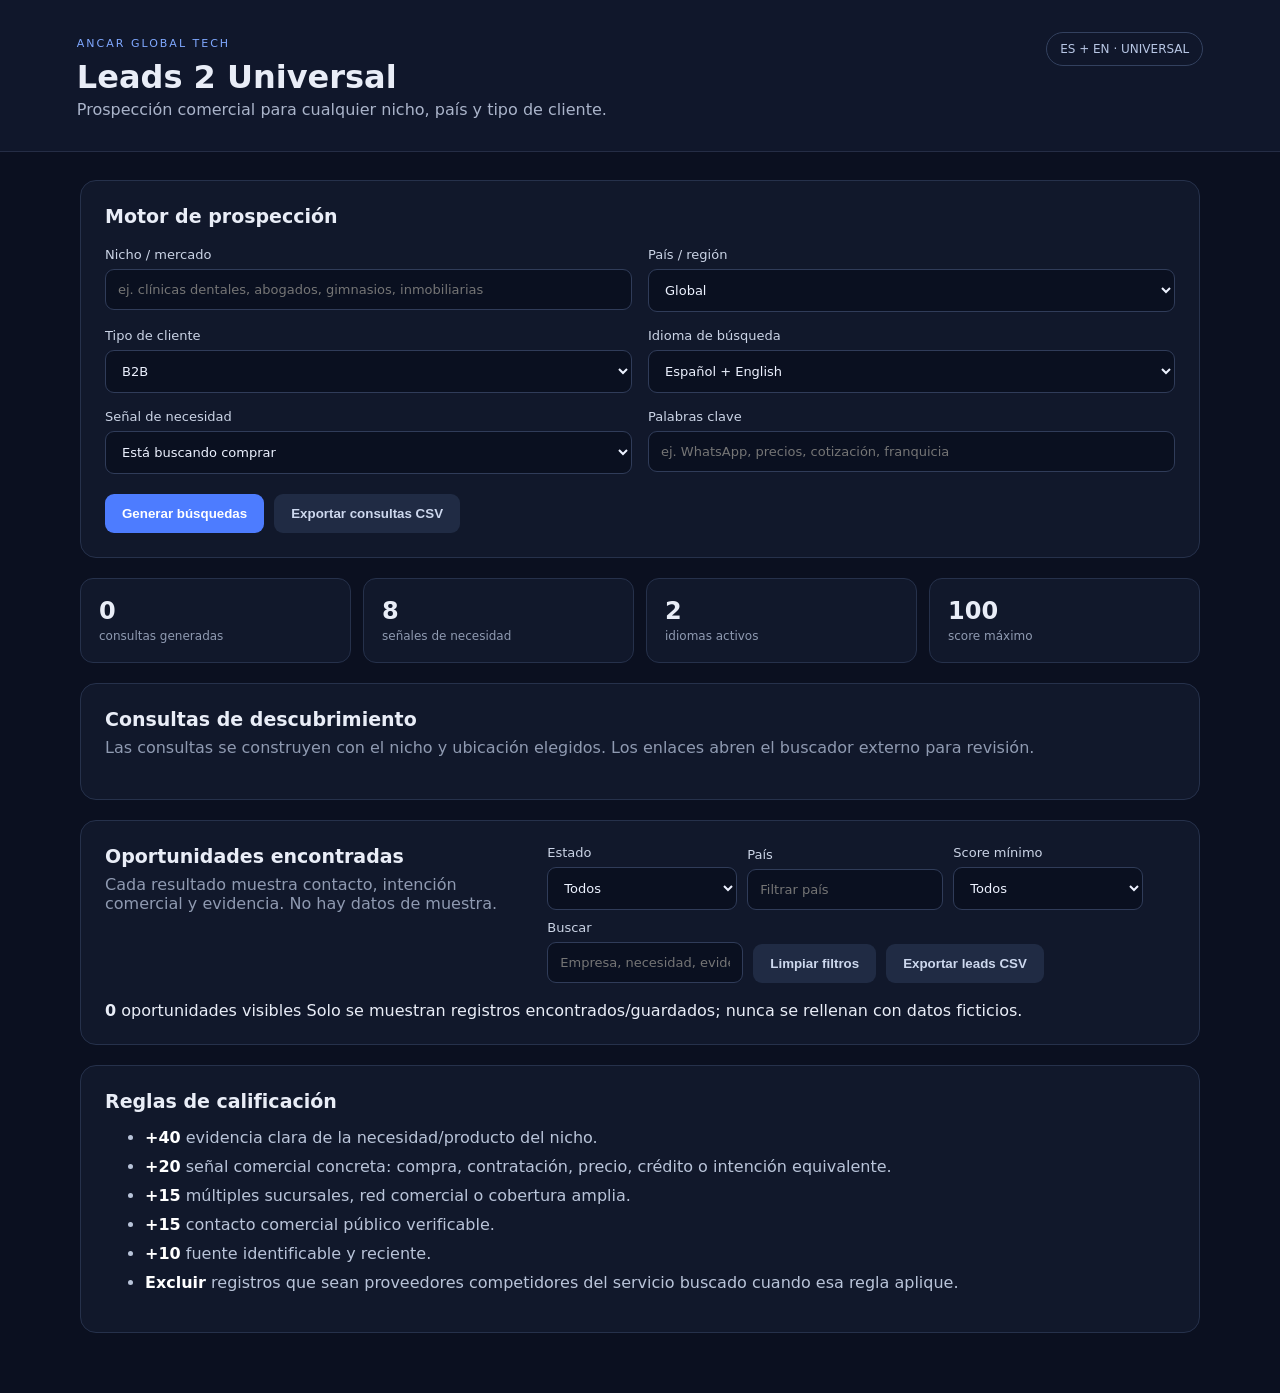
<file: index.html>
<!doctype html>
<html lang="es">
<head><meta charset="utf-8"><meta name="viewport" content="width=device-width,initial-scale=1"><title>AnCar Sales Automation — Leads 2</title><link rel="stylesheet" href="styles.css"></head>
<body>
<header class="topbar"><div><span class="eyebrow">ANCAR GLOBAL TECH</span><h1>Leads 2 Universal</h1><p>Prospección comercial para cualquier nicho, país y tipo de cliente.</p></div><div class="badge">ES + EN · UNIVERSAL</div></header>
<main class="container">
<section class="panel"><h2>Motor de prospección</h2><div class="grid">
<label>Nicho / mercado<input id="niche" placeholder="ej. clínicas dentales, abogados, gimnasios, inmobiliarias"></label>
<label>País / región<select id="country"><option value="global">Global</option><option value="latin_america">Latinoamérica</option><option value="north_america">Norteamérica</option><option value="europe">Europa</option><option value="africa">África</option><option value="asia">Asia</option><option value="middle_east">Medio Oriente</option><option value="oceania">Oceanía</option></select></label>
<label>Tipo de cliente<select id="segment"><option value="b2b">B2B</option><option value="b2c">B2C</option><option value="both">B2B + B2C</option></select></label>
<label>Idioma de búsqueda<select id="language"><option value="both">Español + English</option><option value="es">Español</option><option value="en">English</option></select></label>
<label>Señal de necesidad<select id="signal"><option value="buy">Está buscando comprar</option><option value="quote">Está buscando precio / cotización</option><option value="finance">Está buscando financiación / crédito</option><option value="service">Está buscando un servicio</option><option value="hire">Está buscando contratar</option><option value="information">Está solicitando información</option><option value="compare">Está comparando proveedores</option><option value="custom">Otra señal</option></select></label><label>Palabras clave<input id="extra" placeholder="ej. WhatsApp, precios, cotización, franquicia"></label>
</div><div class="actions"><button id="build">Generar búsquedas</button><button id="export" class="secondary">Exportar consultas CSV</button></div></section>
<section class="stats"><div><strong id="queryCount">0</strong><span>consultas generadas</span></div><div><strong>8</strong><span>señales de necesidad</span></div><div><strong>2</strong><span>idiomas activos</span></div><div><strong>100</strong><span>score máximo</span></div></section>
<section class="panel"><div class="section-head"><div><h2>Consultas de descubrimiento</h2><p>Las consultas se construyen con el nicho y ubicación elegidos. Los enlaces abren el buscador externo para revisión.</p></div></div><div id="queries" class="query-list"></div></section>
<section class="panel"><div class="section-head"><div><h2>Oportunidades encontradas</h2><p>Cada resultado muestra contacto, intención comercial y evidencia. No hay datos de muestra.</p></div><div class="lead-controls"><label for="leadFilter">Estado<select id="leadFilter"><option value="all">Todos</option><option value="verified">Verificados</option><option value="new">Nuevos</option></select></label><label for="leadCountry">País<input id="leadCountry" placeholder="Filtrar país"></label><label for="leadScore">Score mínimo<select id="leadScore"><option value="0">Todos</option><option value="70">70+</option><option value="80">80+</option><option value="90">90+</option></select></label><label for="leadSearch">Buscar<input id="leadSearch" placeholder="Empresa, necesidad, evidencia o contacto"></label><button id="clearLeadFilters" type="button" class="secondary">Limpiar filtros</button><button id="exportLeads" class="secondary">Exportar leads CSV</button></div></div><div class="lead-summary"><strong id="leadCount">0</strong> oportunidades visibles <span class="hint">Solo se muestran registros encontrados/guardados; nunca se rellenan con datos ficticios.</span></div><div id="seedLeads" class="lead-list"></div></section>
<section class="panel rules"><h2>Reglas de calificación</h2><ul><li><b>+40</b> evidencia clara de la necesidad/producto del nicho.</li><li><b>+20</b> señal comercial concreta: compra, contratación, precio, crédito o intención equivalente.</li><li><b>+15</b> múltiples sucursales, red comercial o cobertura amplia.</li><li><b>+15</b> contacto comercial público verificable.</li><li><b>+10</b> fuente identificable y reciente.</li><li><b>Excluir</b> registros que sean proveedores competidores del servicio buscado cuando esa regla aplique.</li></ul></section>
</main><script src="app.js"></script></body></html>
</file>
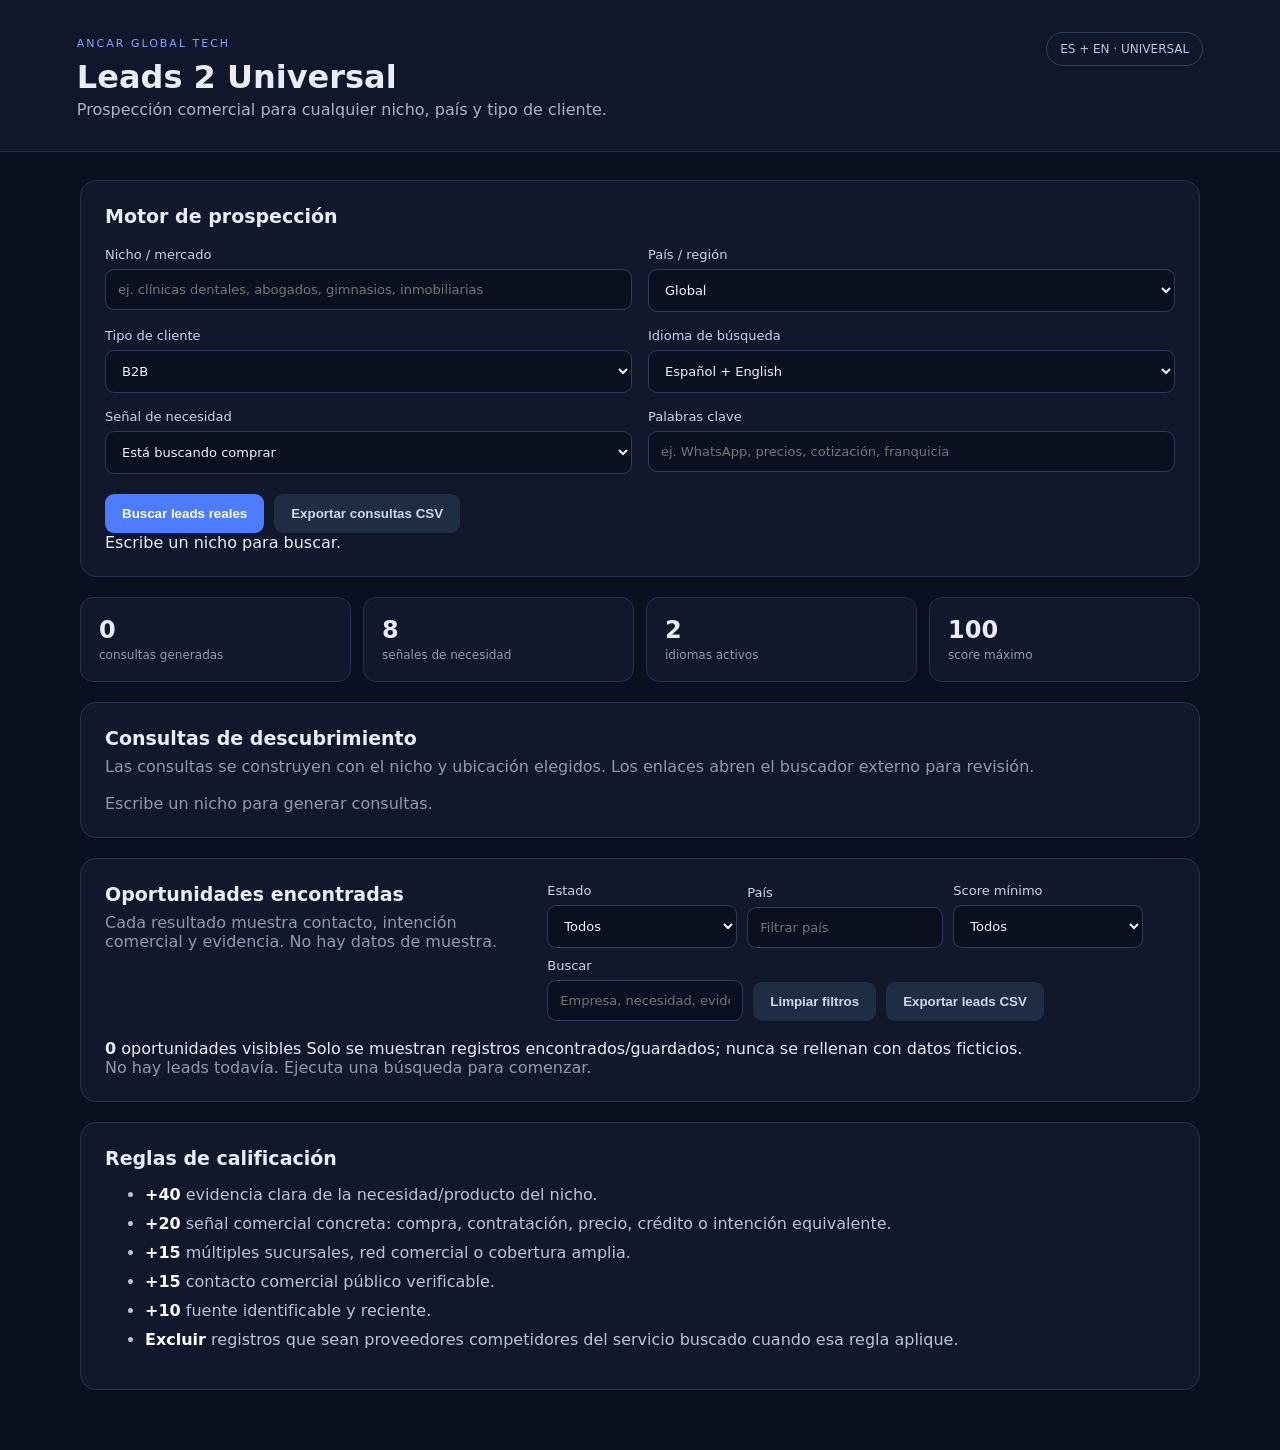
<file: leads2.html>
<!doctype html>
<html lang="es">
<head><meta charset="utf-8"><meta name="viewport" content="width=device-width,initial-scale=1"><title>AnCar Sales Automation — Leads 2</title><link rel="stylesheet" href="leads2.css"></head>
<body>
<header class="topbar"><div><span class="eyebrow">ANCAR GLOBAL TECH</span><h1>Leads 2 Universal</h1><p>Prospección comercial para cualquier nicho, país y tipo de cliente.</p></div><div class="badge">ES + EN · UNIVERSAL</div></header>
<main class="container">
<section class="panel"><h2>Motor de prospección</h2><div class="grid">
<label>Nicho / mercado<input id="niche" placeholder="ej. clínicas dentales, abogados, gimnasios, inmobiliarias"></label>
<label>País / región<select id="country"><option value="global">Global</option><option value="latin_america">Latinoamérica</option><option value="north_america">Norteamérica</option><option value="europe">Europa</option><option value="africa">África</option><option value="asia">Asia</option><option value="middle_east">Medio Oriente</option><option value="oceania">Oceanía</option></select></label>
<label>Tipo de cliente<select id="segment"><option value="b2b">B2B</option><option value="b2c">B2C</option><option value="both">B2B + B2C</option></select></label>
<label>Idioma de búsqueda<select id="language"><option value="both">Español + English</option><option value="es">Español</option><option value="en">English</option></select></label>
<label>Señal de necesidad<select id="signal"><option value="buy">Está buscando comprar</option><option value="quote">Está buscando precio / cotización</option><option value="finance">Está buscando financiación / crédito</option><option value="service">Está buscando un servicio</option><option value="hire">Está buscando contratar</option><option value="information">Está solicitando información</option><option value="compare">Está comparando proveedores</option><option value="custom">Otra señal</option></select></label><label>Palabras clave<input id="extra" placeholder="ej. WhatsApp, precios, cotización, franquicia"></label>
</div><div class="actions"><button id="build">Buscar leads reales</button><button id="export" class="secondary">Exportar consultas CSV</button></div><div id="searchStatus" class="lead-summary" aria-live="polite">Listo para buscar.</div></section>
<section class="stats"><div><strong id="queryCount">0</strong><span>consultas generadas</span></div><div><strong>8</strong><span>señales de necesidad</span></div><div><strong>2</strong><span>idiomas activos</span></div><div><strong>100</strong><span>score máximo</span></div></section>
<section class="panel"><div class="section-head"><div><h2>Consultas de descubrimiento</h2><p>Las consultas se construyen con el nicho y ubicación elegidos. Los enlaces abren el buscador externo para revisión.</p></div></div><div id="queries" class="query-list"></div></section>
<section class="panel"><div class="section-head"><div><h2>Oportunidades encontradas</h2><p>Cada resultado muestra contacto, intención comercial y evidencia. No hay datos de muestra.</p></div><div class="lead-controls"><label for="leadFilter">Estado<select id="leadFilter"><option value="all">Todos</option><option value="verified">Verificados</option><option value="new">Nuevos</option></select></label><label for="leadCountry">País<input id="leadCountry" placeholder="Filtrar país"></label><label for="leadScore">Score mínimo<select id="leadScore"><option value="0">Todos</option><option value="70">70+</option><option value="80">80+</option><option value="90">90+</option></select></label><label for="leadSearch">Buscar<input id="leadSearch" placeholder="Empresa, necesidad, evidencia o contacto"></label><button id="clearLeadFilters" type="button" class="secondary">Limpiar filtros</button><button id="exportLeads" class="secondary">Exportar leads CSV</button></div></div><div class="lead-summary"><strong id="leadCount">0</strong> oportunidades visibles <span class="hint">Solo se muestran registros encontrados/guardados; nunca se rellenan con datos ficticios.</span></div><div id="seedLeads" class="lead-list"></div></section>
<section class="panel rules"><h2>Reglas de calificación</h2><ul><li><b>+40</b> evidencia clara de la necesidad/producto del nicho.</li><li><b>+20</b> señal comercial concreta: compra, contratación, precio, crédito o intención equivalente.</li><li><b>+15</b> múltiples sucursales, red comercial o cobertura amplia.</li><li><b>+15</b> contacto comercial público verificable.</li><li><b>+10</b> fuente identificable y reciente.</li><li><b>Excluir</b> registros que sean proveedores competidores del servicio buscado cuando esa regla aplique.</li></ul></section>
</main><script src="leads2.js"></script></body></html>
</file>
<file: styles.css>
*{box-sizing:border-box}body{margin:0;font-family:Inter,system-ui,-apple-system,BlinkMacSystemFont,"Segoe UI",sans-serif;background:#0b1020;color:#e9edf7}.topbar{padding:32px 6vw;border-bottom:1px solid #252d45;display:flex;justify-content:space-between;gap:24px;align-items:flex-start;background:#10172b}.eyebrow{font-size:11px;letter-spacing:2px;color:#7fa8ff}.topbar h1{margin:7px 0 4px;font-size:32px}.topbar p{margin:0;color:#aab4ca}.badge{border:1px solid #33415f;border-radius:999px;padding:9px 13px;font-size:12px;color:#b8c7e5}.container{width:min(1120px,92vw);margin:28px auto 60px}.panel{background:#11182b;border:1px solid #26314b;border-radius:16px;padding:24px;margin-bottom:20px}.panel h2{margin:0 0 8px;font-size:19px}.panel p{color:#8f9ab1;margin:0}.grid{display:grid;grid-template-columns:repeat(2,1fr);gap:16px;margin-top:20px}label{display:flex;flex-direction:column;gap:7px;color:#cbd4e6;font-size:13px}select,input{width:100%;background:#0a1020;color:#edf2ff;border:1px solid #303c59;border-radius:9px;padding:12px;font:inherit;outline:none}select:focus,input:focus{border-color:#628fff}.actions{display:flex;gap:10px;margin-top:20px}button{border:0;border-radius:9px;padding:12px 17px;background:#4d7cff;color:white;font-weight:700;cursor:pointer}button.secondary{background:#202b44;color:#cdd8ee}.stats{display:grid;grid-template-columns:repeat(4,1fr);gap:12px;margin-bottom:20px}.stats div{background:#11182b;border:1px solid #26314b;border-radius:13px;padding:18px}.stats strong{display:block;font-size:24px}.stats span{color:#8f9ab1;font-size:12px}.section-head{display:flex;justify-content:space-between;gap:16px;margin-bottom:18px}.lead-controls{display:flex;align-items:flex-end;gap:10px;flex-wrap:wrap}.lead-card{border:1px solid #293653;border-radius:14px;background:#0c1324;padding:18px;margin-bottom:12px;box-shadow:0 8px 22px rgba(0,0,0,.16)}.lead-card>div:first-child{display:flex;justify-content:space-between;gap:16px;align-items:center}.lead-card strong{font-size:16px;color:#fff}.lead-card>div:first-child span{color:#8f9ab1;font-size:12px}.lead-card p{color:#c7d1e5;line-height:1.5;margin:12px 0}.lead-meta{display:flex;flex-wrap:wrap;gap:8px;margin:10px 0}.lead-meta>*{padding:5px 8px;border-radius:999px;background:#18243d;border:1px solid #2f4167;color:#cfe0ff;font-size:11px}.lead-links{display:flex;flex-wrap:wrap;gap:12px;margin-top:12px}.lead-links a{color:#9fc0ff;text-decoration:none}.evidence{margin-top:12px;padding:10px 12px;border-left:3px solid #4d7cff;background:#101a30;color:#aebbd2;font-size:12px}.muted{color:#6f7d97;font-size:12px}.lead-controls label{min-width:190px}.query-list{display:grid;gap:10px}.query{padding:14px;border:1px solid #293653;border-radius:10px;background:#0c1324}.query small{display:block;color:#6f83a8;margin-bottom:6px}.query code{white-space:normal;color:#dce5f8;font-family:ui-monospace,SFMono-Regular,Menlo,monospace}.query-actions{display:flex;gap:8px;margin-top:10px}.query-actions a{display:inline-block;padding:6px 9px;border:1px solid #33415f;border-radius:7px;color:#cfe0ff;text-decoration:none;font-size:12px}.query-actions a:hover{border-color:#628fff}.score-breakdown{display:flex;flex-wrap:wrap;gap:6px;margin:10px 0}.score-chip{display:inline-flex;padding:4px 7px;border-radius:999px;background:#18243d;border:1px solid #2f4167;color:#cfe0ff;font-size:11px}.score-chip.muted{color:#8f9ab1}.rules li{margin:10px 0;color:#b9c4d9}.rules b{color:#fff}@media(max-width:720px){.topbar{display:block}.badge{display:inline-block;margin-top:16px}.grid,.stats{grid-template-columns:1fr}.actions,.section-head,.lead-controls{flex-direction:column;align-items:stretch}.lead-controls label{min-width:0}}
</file>
<file: leads2.css>
*{box-sizing:border-box}body{margin:0;font-family:Inter,system-ui,-apple-system,BlinkMacSystemFont,"Segoe UI",sans-serif;background:#0b1020;color:#e9edf7}.topbar{padding:32px 6vw;border-bottom:1px solid #252d45;display:flex;justify-content:space-between;gap:24px;align-items:flex-start;background:#10172b}.eyebrow{font-size:11px;letter-spacing:2px;color:#7fa8ff}.topbar h1{margin:7px 0 4px;font-size:32px}.topbar p{margin:0;color:#aab4ca}.badge{border:1px solid #33415f;border-radius:999px;padding:9px 13px;font-size:12px;color:#b8c7e5}.container{width:min(1120px,92vw);margin:28px auto 60px}.panel{background:#11182b;border:1px solid #26314b;border-radius:16px;padding:24px;margin-bottom:20px}.panel h2{margin:0 0 8px;font-size:19px}.panel p{color:#8f9ab1;margin:0}.grid{display:grid;grid-template-columns:repeat(2,1fr);gap:16px;margin-top:20px}label{display:flex;flex-direction:column;gap:7px;color:#cbd4e6;font-size:13px}select,input{width:100%;background:#0a1020;color:#edf2ff;border:1px solid #303c59;border-radius:9px;padding:12px;font:inherit;outline:none}select:focus,input:focus{border-color:#628fff}.actions{display:flex;gap:10px;margin-top:20px}button{border:0;border-radius:9px;padding:12px 17px;background:#4d7cff;color:white;font-weight:700;cursor:pointer}button.secondary{background:#202b44;color:#cdd8ee}.stats{display:grid;grid-template-columns:repeat(4,1fr);gap:12px;margin-bottom:20px}.stats div{background:#11182b;border:1px solid #26314b;border-radius:13px;padding:18px}.stats strong{display:block;font-size:24px}.stats span{color:#8f9ab1;font-size:12px}.section-head{display:flex;justify-content:space-between;gap:16px;margin-bottom:18px}.lead-controls{display:flex;align-items:flex-end;gap:10px;flex-wrap:wrap}.lead-card{border:1px solid #293653;border-radius:14px;background:#0c1324;padding:18px;margin-bottom:12px;box-shadow:0 8px 22px rgba(0,0,0,.16)}.lead-card>div:first-child{display:flex;justify-content:space-between;gap:16px;align-items:center}.lead-card strong{font-size:16px;color:#fff}.lead-card>div:first-child span{color:#8f9ab1;font-size:12px}.lead-card p{color:#c7d1e5;line-height:1.5;margin:12px 0}.lead-meta{display:flex;flex-wrap:wrap;gap:8px;margin:10px 0}.lead-meta>*{padding:5px 8px;border-radius:999px;background:#18243d;border:1px solid #2f4167;color:#cfe0ff;font-size:11px}.lead-links{display:flex;flex-wrap:wrap;gap:12px;margin-top:12px}.lead-links a{color:#9fc0ff;text-decoration:none}.evidence{margin-top:12px;padding:10px 12px;border-left:3px solid #4d7cff;background:#101a30;color:#aebbd2;font-size:12px}.muted{color:#6f7d97;font-size:12px}.lead-controls label{min-width:190px}.query-list{display:grid;gap:10px}.query{padding:14px;border:1px solid #293653;border-radius:10px;background:#0c1324}.query small{display:block;color:#6f83a8;margin-bottom:6px}.query code{white-space:normal;color:#dce5f8;font-family:ui-monospace,SFMono-Regular,Menlo,monospace}.query-actions{display:flex;gap:8px;margin-top:10px}.query-actions a{display:inline-block;padding:6px 9px;border:1px solid #33415f;border-radius:7px;color:#cfe0ff;text-decoration:none;font-size:12px}.query-actions a:hover{border-color:#628fff}.rules li{margin:10px 0;color:#b9c4d9}.rules b{color:#fff}@media(max-width:720px){.topbar{display:block}.badge{display:inline-block;margin-top:16px}.grid,.stats{grid-template-columns:1fr}.actions,.section-head,.lead-controls{flex-direction:column;align-items:stretch}.lead-controls label{min-width:0}}
</file>
